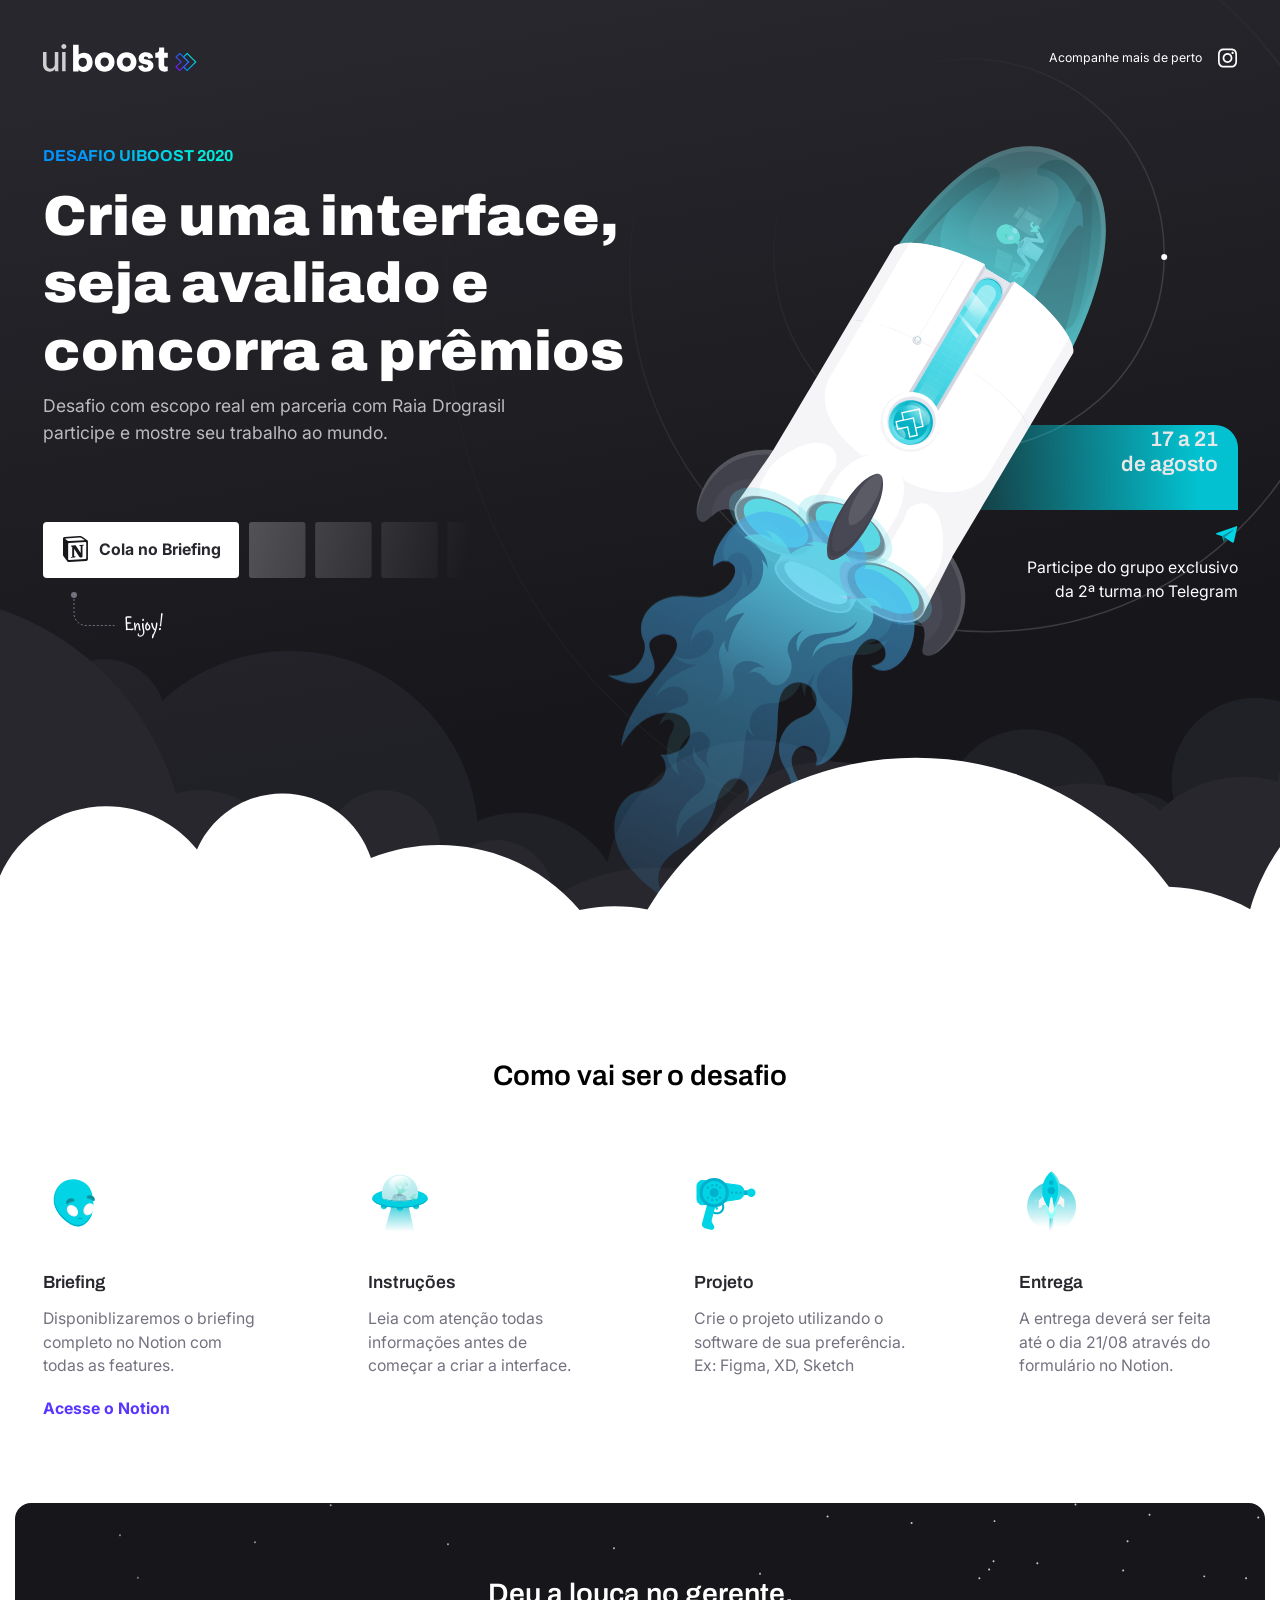
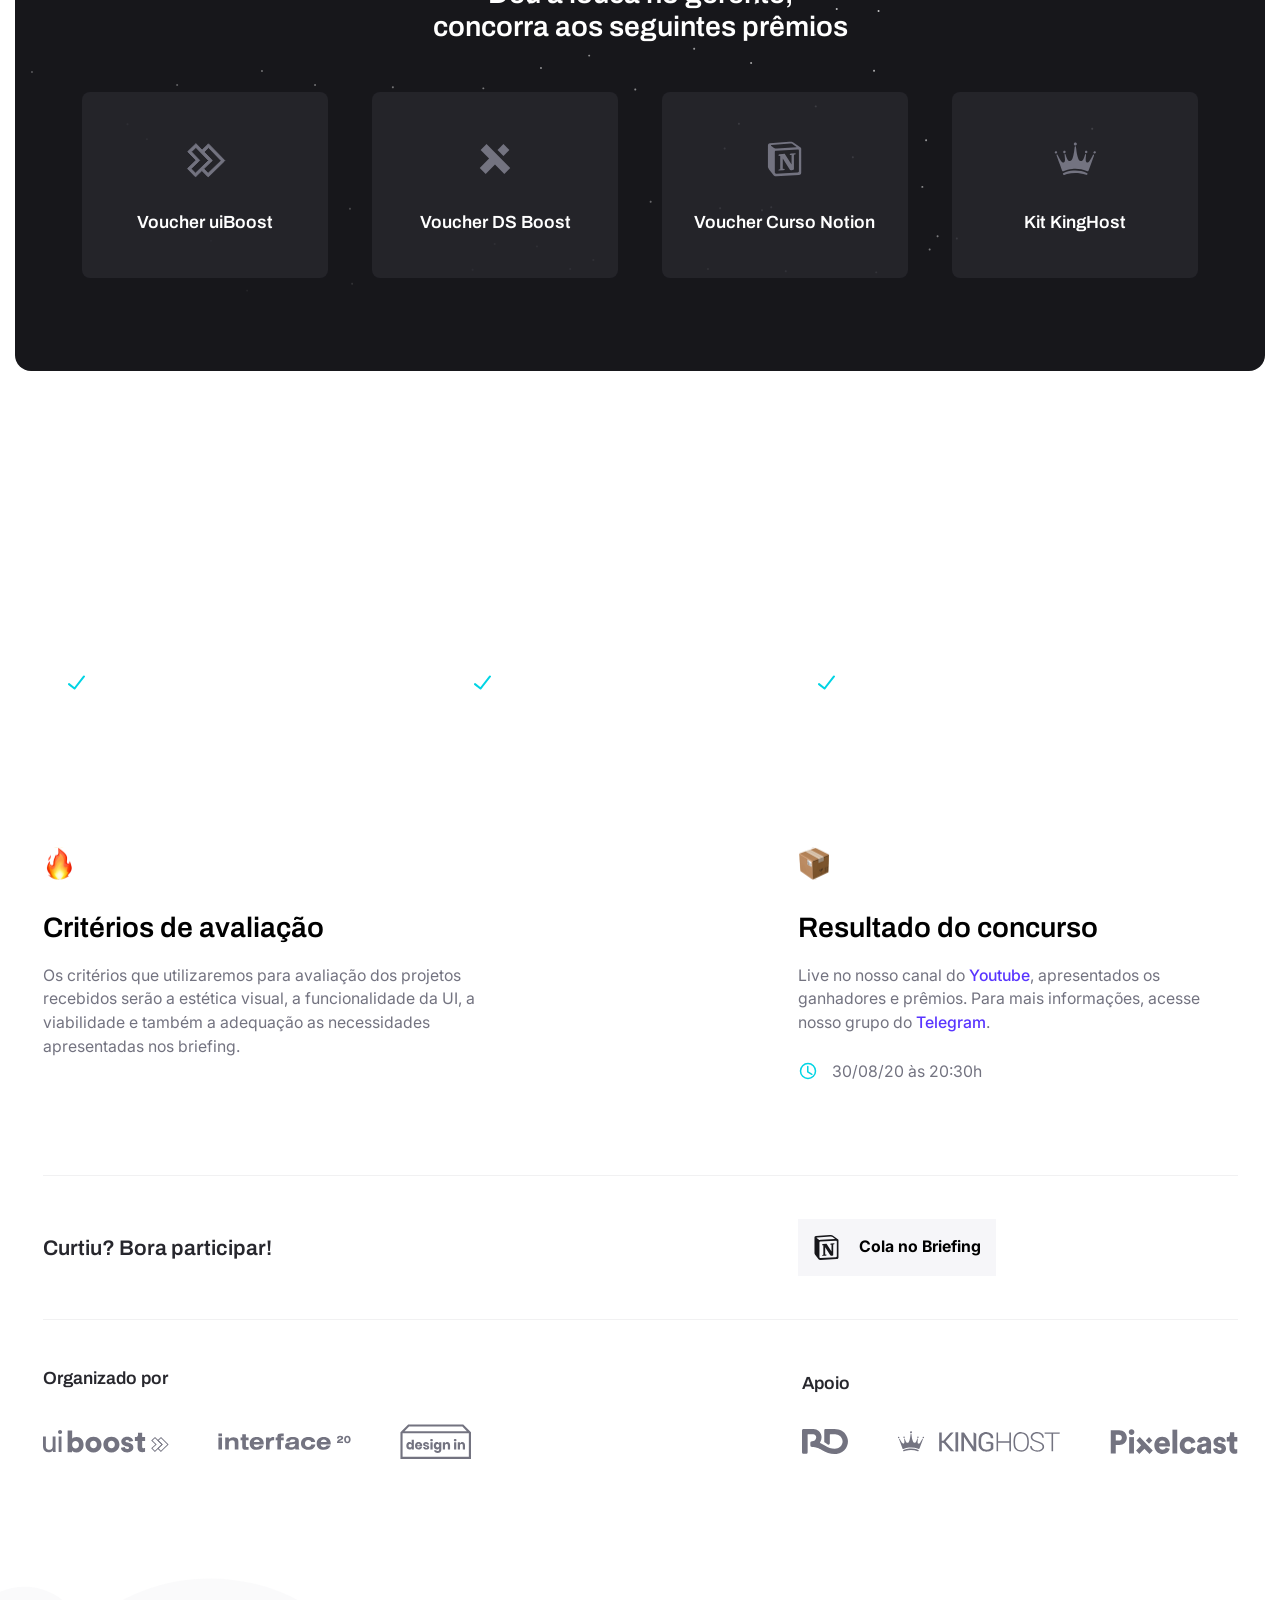
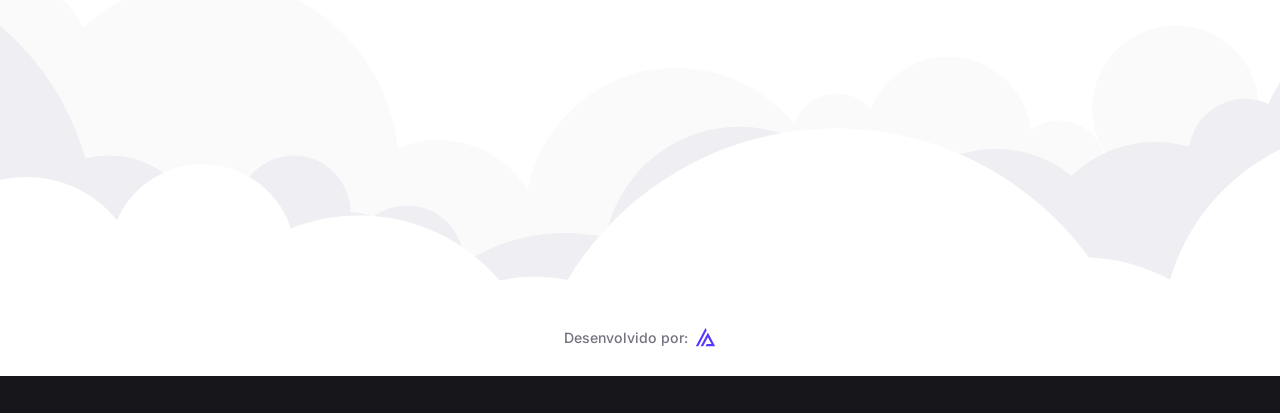
<file: index.html>
<!DOCTYPE html>
<html lang="pt-br">

<head>
    <meta charset="UTF-8">
    <meta http-equiv="X-UA-Compatible" content="IE=edge">
    <meta name="viewport" content="width=device-width, initial-scale=1.0">
    <link rel="stylesheet" href="./css/index.css">
    <title>UiBoost</title>
</head>

<body>

    <header>
        <div class="top container">
            <nav>
                <img class="logo" src="./assets/logo-uiboost-header.svg" alt="">
                <a href="">
                    <span>Acompanhe mais de perto</span>
                    <img src="assets/icon-instagram.svg" alt="">
                </a>
            </nav>
        </div>
    </header>

    <section id="hero">
        <div class="container">
            <div class="text">
                <span class="challenge">Desafio uiboost 2020</span>
                <h1>Crie uma interface, <br /> seja avaliado e <br /> concorra a prêmios</h1>
                <p>Desafio com escopo real em parceria com Raia Drograsil <br /> participe e mostre seu trabalho ao
                    mundo.</p>
                <div class="briefing">
                    <img class="enjoy" src="./assets/enjoy.svg" alt="">
                    <button class="btn-white">
                        <img src="./assets/briefing.svg" alt="">
                        Cola no Briefing
                    </button>
                    <img class="colors" src="assets/cta-effect.svg" alt="">
                </div>
            </div>
            <div class="image">
                <div class="space-circles">
                    <div id="circle-1">
                        <img src="./assets/circle-1.svg" alt="">
                        <div class="ellipse">
                            <span></span>
                        </div>
                    </div>
                    <div id="circle-2">
                        <img src="./assets/circle-2.svg" alt="">
                        <div class="ellipse">
                            <span></span>
                        </div>
                    </div>
                    <div id="circle-3">
                        <img src="./assets/circle-3.svg" alt="">
                        <div class="ellipse">
                            <span></span>
                        </div>
                    </div>
                </div>
                <img class="rocket" src="./assets/rocket.svg" alt="">
                <div class="info">
                    <div class="date">
                        <h3>17 a 21 <br /> de agosto</h3>
                    </div>
                    <img src="./assets/plane.svg" alt="">
                    <span>Participe do grupo exclusivo <br />da <span class="strong">2ª turma</span> no <span class="strong">Telegram</span></span>
                </div>
            </div>
        </div>

        <img id="cloud-1" src="./assets/cloud-3.svg" alt="">
        <img id="cloud-2" src="./assets/cloud-2.svg" alt="">
        <img id="cloud-3" src="./assets/cloud-1.svg" alt="">

    </section>

    <section id="challenge">
        <div class="container">
            <h2>Como vai ser o desafio</h2>
            <div class="items">
                <div class="item">
                    <img src="./assets/brief.svg" alt="">
                    <h4>Briefing</h4>
                    <p>Disponiblizaremos o briefing completo no Notion com todas as features.</p>
                    <div class="acess">
                        <a href="">Acesse o Notion</a>
                    </div>
                </div>
                <div class="item">
                    <img src="./assets/instructions.svg" alt="">
                    <h4>Instruções</h4>
                    <p>Leia com atenção todas informações antes de começar a criar a interface.</p>
                </div>
                <div class="item">
                    <img src="./assets/project.svg" alt="">
                    <h4>Projeto</h4>
                    <p>Crie o projeto utilizando o software de sua preferência. Ex: Figma, XD, Sketch</p>
                </div>
                <div class="item">
                    <img src="./assets/entrega.svg" alt="">
                    <h4>Entrega</h4>
                    <p>A entrega deverá ser feita até o dia 21/08 através do formulário no Notion.</p>
                </div>
            </div>
            
        </div>
    </section>

    <section id=awards>
        <div class="container">
            <div class="main">
                <h2>Deu a louca no gerente,<br /> concorra aos seguintes prêmios</h2>
                <div class="cards">
                    <div class="card">
                        <img src="./assets/icon-uiboost.svg" alt="">
                        <h4>Voucher uiBoost</h4>
                    </div>
                    <div class="card">
                        <img src="assets/icon-pixecalst.svg" alt="">
                        <h4>Voucher DS Boost</h4>
                    </div>
                    <div class="card">
                        <img src="assets/icon-notion.svg" alt="">
                        <h4>Voucher Curso Notion</h4>
                    </div>
                    <div class="card">
                        <img src="assets/icon-kinghost.svg" alt="">
                        <h4>Kit KingHost</h4>
                    </div>
                </div>
            </div>
        </div>
    </section>

    <section id="participate">
        <div class="container">
            <div class="box">
                <h2>Porque participar</h2>
                <p>Além de movimentar a comunidade UI/UX, o desafio te dá a oportunidade de participar de um banco de
                    talentos que está chamando a atenção de grandes empresas em busca de bons profissionais.</p>
                <ul>
                    <li>
                        <img src="./assets/check-icon.svg" alt="">
                        <p>Ganhe visibilidade e faça com que empresas vejam seus projetos</p>
                    </li>
                    <li>
                        <img src="./assets/check-icon.svg" alt="">
                        <p>Tenha trocas valiosas com outros profissionais da área </p>
                    </li>
                    <li>
                        <img src="./assets/check-icon.svg" alt="">
                        <p>Pratique e aprimore sua maneira de fazer design e de trabalhar</p>
                    </li>
                </ul>
            </div>
        </div>
    </section>

    <section id="about">
        <div class="container">
            <div class="item">
                <img src="assets/🔥.svg" alt="">
                <h2>Critérios de avaliação</h2>
                <p>Os critérios que utilizaremos para avaliação dos projetos recebidos serão a estética visual, a
                    funcionalidade da UI, a viabilidade e também a adequação as necessidades apresentadas nos briefing.
                </p>
            </div>
            <div class="item">
                <img src="assets/📦.svg" alt="">
                <h2>Resultado do concurso</h2>
                <p>Live no nosso canal do <a href="#">Youtube</a>, apresentados os ganhadores e prêmios. Para mais
                    informações, acesse nosso grupo do <a href="#">Telegram</a>.</p>
                <span>
                    <img src="assets/Alarm, Clock, Time.svg" alt="">
                    30/08/20 às 20:30h
                </span>
            </div>
        </div>
    </section>

    <footer>
        <div class="container">
            <div class="top">
                <div class="left">
                    <h3>Curtiu? Bora participar!</h3>
                </div>
                <div class="right">
                    <button>
                        <img src="assets/briefing.svg" alt="">
                        Cola no Briefing
                    </button>
                </div>
            </div>
            <div class="bottom">
                <div class="organizedBy">
                    <h4>Organizado por</h4>
                    <div class="images">
                        <img src="assets/logo-uiboost.svg" alt="">
                        <img src="assets/logo-interface20.svg" alt="">
                        <img src="assets/logo-designin.svg" alt="">
                    </div>
                </div>
                <div class="supportedBy">
                    <h4>Apoio</h4>
                    <div class="images">
                        <img src="assets/logo-rd.svg" alt="">
                        <img src="assets/logo-kinghost.svg" alt="">
                        <img src="assets/logo-pixelcast.svg" alt="">
                    </div>
                </div>
            </div>
        </div>
        <div id="clouds-footer">
            <img src="assets/clouds-bottom.svg" alt="" >
            <span>
                Desenvolvido por: 
                <img src="./assets/logo-insany.svg" alt="">
            </span>
        </div>
        
    </footer>
</body>

</html>
</file>
<file: css/index.css>
@import url("https://fonts.googleapis.com/css2?family=Archivo:wght@600;700;900&family=Inter:wght@400;500;700&display=swap");
* {
  margin: 0;
  padding: 0;
  -webkit-box-sizing: border-box;
          box-sizing: border-box;
  text-decoration: none;
  font-family: 'Inter', sans-serif;
}

html {
  font-size: 62.5%;
}

@media screen and (max-width: 1300px) {
  html {
    font-size: 55%;
  }
}

@media screen and (max-width: 991px) {
  html {
    font-size: 62.5%;
  }
}

html, body {
  overflow-x: hidden;
}

ul {
  list-style: none;
}

button {
  cursor: pointer;
  background-color: transparent;
}

h1, h2, h3, h4 {
  font-family: 'Archivo', sans-serif;
}

h1 {
  font-size: 6.4rem;
  font-weight: 900;
  color: #FFFFFF;
  line-height: 120%;
}

@media screen and (max-width: 991px) {
  h1 {
    font-size: 4.8rem;
  }
}

h2 {
  font-size: 3.2rem;
  font-weight: 600;
}

h3 {
  font-size: 2.4rem;
  font-weight: 600;
  line-height: 120%;
  color: #27272D;
}

h4 {
  font-size: 2.0rem;
  font-weight: 600;
  color: #27272D;
}

header {
  margin-top: 5rem;
  width: 100%;
  position: absolute;
  top: 0;
  z-index: 9999;
}

header nav {
  display: -webkit-box;
  display: -ms-flexbox;
  display: flex;
  -webkit-box-align: center;
      -ms-flex-align: center;
          align-items: center;
  -webkit-box-pack: justify;
      -ms-flex-pack: justify;
          justify-content: space-between;
}

header nav .logo {
  width: 100%;
  max-width: 17.5rem;
  height: 3.2rem;
}

header nav a {
  width: 100%;
  max-width: 21.4rem;
  height: 100%;
  font-size: 1.4rem;
  color: #FFF;
  line-height: 150%;
  display: -webkit-box;
  display: -ms-flexbox;
  display: flex;
  -webkit-box-align: center;
      -ms-flex-align: center;
          align-items: center;
  -webkit-box-pack: justify;
      -ms-flex-pack: justify;
          justify-content: space-between;
}

header nav a img {
  height: 20px;
  width: 20px;
}

@media screen and (max-width: 600px) {
  header nav {
    -webkit-box-align: end;
        -ms-flex-align: end;
            align-items: flex-end;
  }
  header nav a {
    width: unset;
    max-width: inherit;
  }
  header nav a span {
    display: none;
  }
}

#hero {
  position: relative;
  padding-top: 8.3rem;
  background: linear-gradient(169.86deg, #27272D 7.59%, rgba(39, 39, 45, 0) 68.32%), url(https://raw.githubusercontent.com/Hudsonhfreitas/UiBoost/ceaa1f9ab8285c795a08a323180c3e9080c574b5/assets/stars.svg) no-repeat;
}

#hero .container {
  margin-top: 8.3rem;
  display: -webkit-box;
  display: -ms-flexbox;
  display: flex;
}

#hero .container .text {
  position: relative;
  z-index: 10;
  width: 100%;
  max-width: 71.8rem;
}

#hero .container .text .challenge {
  font-size: 1.8rem;
  font-family: 'Archivo', sans-serif;
  text-transform: uppercase;
  line-height: 120%;
  font-weight: 700;
  background: linear-gradient(37.87deg, #0194FF 20.9%, #01EADA 78.55%);
  background-clip: text;
  -webkit-background-clip: text;
  -webkit-text-fill-color: transparent;
}

#hero .container .text h1 {
  margin-top: 2rem;
}

#hero .container .text p {
  font-size: 2rem;
  color: rgba(255, 255, 255, 0.7);
  line-height: 150%;
  margin-top: .9rem;
}

#hero .container .text .briefing {
  width: 100%;
  max-width: 59.9rem;
  height: 6.4rem;
  margin-top: 8.6rem;
  display: -webkit-box;
  display: -ms-flexbox;
  display: flex;
  position: relative;
  opacity: 1;
  z-index: 9;
}

#hero .container .text .briefing .enjoy {
  position: absolute;
  top: 8rem;
  left: 3.2rem;
}

#hero .container .text .briefing .btn-white {
  width: 100%;
  max-width: 22.3rem;
  background: #FFFF;
  border: none;
  border-radius: 4px;
  color: #27272D;
  display: -webkit-box;
  display: -ms-flexbox;
  display: flex;
  -webkit-box-align: center;
      -ms-flex-align: center;
          align-items: center;
  -webkit-box-pack: justify;
      -ms-flex-pack: justify;
          justify-content: space-between;
  font-weight: 700;
  font-size: 1.8rem;
  line-height: 150%;
  height: 100%;
  padding: 1.8rem 2rem 1.9rem 2.3rem;
  margin-right: 1.2rem;
}

#hero .container .text .briefing .colors {
  width: 100%;
  max-width: 36.4rem;
}

#hero .container .image {
  position: relative;
  height: 94.283rem;
  width: 100%;
  max-width: 75rem;
  margin-left: -25.8rem;
  pointer-events: none;
}

#hero .container .image .rocket {
  position: relative;
  width: 100%;
  max-width: 60.09rem;
  height: 94.283rem;
  z-index: 4;
}

#hero .container .image .info {
  position: absolute;
  width: 100%;
  max-width: 37rem;
  top: 31.7rem;
  right: 0;
  text-align: right;
  display: -webkit-box;
  display: -ms-flexbox;
  display: flex;
  -webkit-box-orient: vertical;
  -webkit-box-direction: normal;
      -ms-flex-direction: column;
          flex-direction: column;
}

#hero .container .image .info .date {
  background: linear-gradient(268.59deg, #01D4E4 12.6%, rgba(1, 148, 255, 0) 98.81%);
  opacity: 0.9;
  padding: 0.1rem 2.2rem 3.8rem 0;
  border-radius: 0 23px 0 0;
  z-index: 1;
}

#hero .container .image .info .date h3 {
  color: #FFFF;
}

#hero .container .image .info img {
  -ms-flex-item-align: end;
      align-self: flex-end;
  margin-top: 1.8rem;
  width: 2.417rem;
  height: 2rem;
}

#hero .container .image .info span {
  margin-top: 1.4rem;
  font-size: 1.8rem;
  line-height: 150%;
  color: #FFFF;
}

#hero .container .image .space-circles {
  position: absolute;
  width: 1138px;
  height: 1138px;
  bottom: 12.3rem;
  left: -15.1rem;
}

#hero .container .image .space-circles #circle-1, #hero .container .image .space-circles #circle-2, #hero .container .image .space-circles #circle-3 {
  position: absolute;
  display: -webkit-box;
  display: -ms-flexbox;
  display: flex;
  -webkit-box-align: center;
      -ms-flex-align: center;
          align-items: center;
  -webkit-box-pack: center;
      -ms-flex-pack: center;
          justify-content: center;
}

#hero .container .image .space-circles #circle-1 .ellipse, #hero .container .image .space-circles #circle-2 .ellipse, #hero .container .image .space-circles #circle-3 .ellipse {
  position: relative;
}

#hero .container .image .space-circles #circle-1 .ellipse span, #hero .container .image .space-circles #circle-2 .ellipse span, #hero .container .image .space-circles #circle-3 .ellipse span {
  position: absolute;
  width: 6px;
  height: 6px;
  background: white;
  pointer-events: all;
  border-radius: 50%;
  -webkit-transform: translateX(-80%);
          transform: translateX(-80%);
}

#hero .container .image .space-circles #circle-1 .ellipse span::after, #hero .container .image .space-circles #circle-2 .ellipse span::after, #hero .container .image .space-circles #circle-3 .ellipse span::after {
  content: '';
  position: absolute;
  width: 0px;
  height: 0px;
  border: 1px solid rgba(16, 143, 155, 0.8);
  top: 50%;
  left: 50%;
  -webkit-transform: translate(-50%, -50%);
          transform: translate(-50%, -50%);
  border-radius: 50%;
  opacity: 0;
  -webkit-animation: planet 3s infinite alternate;
          animation: planet 3s infinite alternate;
}

#hero .container .image .space-circles #circle-1 .ellipse span:hover, #hero .container .image .space-circles #circle-2 .ellipse span:hover, #hero .container .image .space-circles #circle-3 .ellipse span:hover {
  width: 10px;
  height: 10px;
}

#hero .container .image .space-circles #circle-1 .ellipse span:hover::after, #hero .container .image .space-circles #circle-2 .ellipse span:hover::after, #hero .container .image .space-circles #circle-3 .ellipse span:hover::after {
  width: 28px;
  height: 28px;
  opacity: 1;
}

#hero .container .image .space-circles #circle-1 {
  -webkit-animation: rotating 30s linear infinite;
          animation: rotating 30s linear infinite;
}

#hero .container .image .space-circles #circle-1 img {
  -webkit-transform: rotate(175deg);
          transform: rotate(175deg);
  opacity: 0.3;
}

#hero .container .image .space-circles #circle-2 {
  top: 21rem;
  left: 21rem;
  -webkit-animation: rotating-reverse 20s linear infinite;
          animation: rotating-reverse 20s linear infinite;
}

#hero .container .image .space-circles #circle-2 img {
  -webkit-transform: rotate(150deg);
          transform: rotate(150deg);
}

#hero .container .image .space-circles #circle-3 {
  top: 37.3rem;
  left: 37.3rem;
  -webkit-animation: rotating 15s linear infinite;
          animation: rotating 15s linear infinite;
}

#hero .container .image .space-circles #circle-3 img {
  -webkit-transform: rotate(160deg);
          transform: rotate(160deg);
}

#hero #cloud-1, #hero #cloud-2, #hero #cloud-3 {
  position: absolute;
}

#hero #cloud-1 {
  width: 1295.52px;
  height: 392.57px;
  bottom: -7.7rem;
  z-index: 1;
  left: 50%;
  -webkit-transform: translateX(calc(-50% + 51px));
          transform: translateX(calc(-50% + 51px));
  -webkit-animation: move 8s ease-out infinite;
          animation: move 8s ease-out infinite;
}

#hero #cloud-2 {
  width: 1951.31px;
  height: 645.03px;
  bottom: -30rem;
  left: 50%;
  -webkit-transform: translateX(-50%);
          transform: translateX(-50%);
  right: 0;
  z-index: 3;
  -webkit-animation: move 5s 2s ease-out infinite;
          animation: move 5s 2s ease-out infinite;
}

#hero #cloud-3 {
  width: 2061px;
  height: 662.03px;
  bottom: -35.2rem;
  left: 50%;
  -webkit-transform: translateX(-50%);
          transform: translateX(-50%);
  right: 0;
  z-index: 4;
}

@media screen and (max-width: 1300px) {
  #hero .container {
    -webkit-box-pack: justify;
        -ms-flex-pack: justify;
            justify-content: space-between;
  }
}

@media screen and (max-width: 991px) {
  #hero {
    padding-top: 9.6rem;
  }
  #hero .container {
    -webkit-box-orient: vertical;
    -webkit-box-direction: normal;
        -ms-flex-direction: column;
            flex-direction: column;
    -webkit-box-align: center;
        -ms-flex-align: center;
            align-items: center;
    -webkit-box-pack: center;
        -ms-flex-pack: center;
            justify-content: center;
  }
  #hero .container .text {
    text-align: center;
  }
  #hero .container .text h1 {
    margin-top: 1.6rem;
  }
  #hero .container .text p {
    margin-top: 3.2rem;
  }
  #hero .container .text .briefing {
    margin-top: 5.6rem;
    max-width: unset;
    display: -webkit-box;
    display: -ms-flexbox;
    display: flex;
    -webkit-box-pack: center;
        -ms-flex-pack: center;
            justify-content: center;
    -webkit-box-align: center;
        -ms-flex-align: center;
            align-items: center;
  }
  #hero .container .text .briefing .enjoy,
  #hero .container .text .briefing .colors {
    display: none;
  }
  #hero .container .text .briefing .btn-white {
    max-width: 24.9rem;
    margin-right: 0;
  }
  #hero .container .image {
    margin-top: 7.5rem;
    margin-left: 0;
    max-width: 100%;
    height: 67.39rem;
    display: -webkit-box;
    display: -ms-flexbox;
    display: flex;
  }
  #hero .container .image .rocket {
    width: 100%;
    height: 100%;
    min-width: 100%;
    -webkit-transform: translateX(-30px);
            transform: translateX(-30px);
  }
  #hero .container .image .info {
    width: 37rem;
    top: 26.5rem;
    right: calc(8rem - 30px);
  }
  #hero .container .image .info .date {
    padding: 2.015rem 3.2rem 1.885rem 0;
  }
  #hero .container .image .info img {
    margin-top: 5.2rem;
  }
  #hero .container .image .space-circles {
    bottom: -14rem;
    left: 50%;
    -webkit-transform: translateX(-50%);
            transform: translateX(-50%);
  }
  #hero #cloud-1 {
    height: 331.41px;
    width: unset;
    left: -14rem;
    -webkit-transform: unset;
            transform: unset;
    bottom: -16rem;
    -webkit-animation: unset;
            animation: unset;
  }
  #hero #cloud-2 {
    height: 545px;
    bottom: -34rem;
    left: -63rem;
    -webkit-transform: unset;
            transform: unset;
    -webkit-animation: unset;
            animation: unset;
    color: white;
  }
  #hero #cloud-3 {
    height: 559px;
    left: -68rem;
    bottom: -39rem;
    -webkit-transform: unset;
            transform: unset;
  }
}

@media screen and (max-width: 600px) {
  #hero {
    background-position: center;
  }
  #hero .container {
    margin-top: 7.2rem;
  }
  #hero .container .text .challenge {
    font-size: 1.6rem;
  }
  #hero .container .text h1 {
    font-size: 3rem;
  }
  #hero .container .text h1 br {
    display: none;
  }
  #hero .container .text p {
    margin-top: 2.4rem;
    font-size: 1.8rem;
  }
  #hero .container .text p br {
    display: none;
  }
  #hero .container .text .briefing {
    margin-top: 4rem;
  }
  #hero .container .text .briefing .btn-white {
    max-width: 22.3rem;
  }
  #hero .container .text .briefing .btn-white img {
    width: 20px;
    height: 20px;
  }
  #hero .container .image {
    margin-top: 6rem;
    max-width: 296px;
  }
  #hero .container .image .space-circles {
    bottom: 20rem;
    width: 682px;
    height: 682px;
    left: -75%;
    -webkit-transform: unset;
            transform: unset;
  }
  #hero .container .image .space-circles #circle-1 img {
    width: 682px;
    height: 682px;
  }
  #hero .container .image .space-circles #circle-2 {
    top: 16.4rem;
    left: 16.4rem;
  }
  #hero .container .image .space-circles #circle-2 img {
    width: 430.33px;
    height: 430.33px;
  }
  #hero .container .image .space-circles #circle-3 {
    top: 24.7rem;
    left: 24.7rem;
  }
  #hero .container .image .space-circles #circle-3 img {
    width: 234.94px;
    height: 234.94px;
  }
  #hero .container .image .rocket {
    width: 100%;
    height: 463px;
  }
  #hero .container .image .info {
    width: 100%;
    max-width: 22.2rem;
    display: -webkit-box;
    display: -ms-flexbox;
    display: flex;
    -webkit-box-orient: vertical;
    -webkit-box-direction: normal;
        -ms-flex-direction: column;
            flex-direction: column;
    -webkit-box-align: center;
        -ms-flex-align: center;
            align-items: center;
    -webkit-box-pack: center;
        -ms-flex-pack: center;
            justify-content: center;
    top: unset;
    bottom: 8.5rem;
    left: 50%;
    -webkit-transform: translateX(-50%);
            transform: translateX(-50%);
  }
  #hero .container .image .info .date {
    background: none;
    border-radius: 0;
    padding: 0;
    text-align: center;
  }
  #hero .container .image .info img {
    margin-top: 4.2rem;
    -ms-flex-item-align: center;
        -ms-grid-row-align: center;
        align-self: center;
  }
  #hero .container .image .info span {
    text-align: center;
    font-size: 1.6rem;
  }
  #hero .container .image .info span br {
    display: none;
  }
  #hero .container .image .info span .strong {
    font-weight: 700;
  }
  #hero #cloud-1 {
    bottom: -20rem;
    left: -19rem;
  }
  #hero #cloud-2 {
    bottom: -38rem;
  }
  #hero #cloud-3 {
    bottom: -42rem;
  }
}

@media screen and (max-width: 480px) {
  #hero #cloud-1 {
    left: -24rem;
  }
  #hero #cloud-2 {
    left: -68rem;
  }
  #hero #cloud-3 {
    left: -74rem;
  }
}

@-webkit-keyframes rotating {
  0% {
    -webkit-transform: rotate(0deg);
            transform: rotate(0deg);
  }
  100% {
    -webkit-transform: rotate(360deg);
            transform: rotate(360deg);
  }
}

@keyframes rotating {
  0% {
    -webkit-transform: rotate(0deg);
            transform: rotate(0deg);
  }
  100% {
    -webkit-transform: rotate(360deg);
            transform: rotate(360deg);
  }
}

@-webkit-keyframes rotating-reverse {
  0% {
    -webkit-transform: rotate(0deg);
            transform: rotate(0deg);
  }
  100% {
    -webkit-transform: rotate(-360deg);
            transform: rotate(-360deg);
  }
}

@keyframes rotating-reverse {
  0% {
    -webkit-transform: rotate(0deg);
            transform: rotate(0deg);
  }
  100% {
    -webkit-transform: rotate(-360deg);
            transform: rotate(-360deg);
  }
}

@-webkit-keyframes move {
  0% {
    left: 50%;
  }
  50% {
    left: calc(50% + 40px);
  }
  100% {
    left: 50%;
  }
}

@keyframes move {
  0% {
    left: 50%;
  }
  50% {
    left: calc(50% + 40px);
  }
  100% {
    left: 50%;
  }
}

@-webkit-keyframes planet {
  to {
    width: 28px;
    height: 28px;
    opacity: 1;
  }
}

@keyframes planet {
  to {
    width: 28px;
    height: 28px;
    opacity: 1;
  }
}

#challenge {
  position: relative;
  z-index: 5;
  padding: 9.6rem 0;
  background: #FFFF;
}

#challenge .container {
  display: -webkit-box;
  display: -ms-flexbox;
  display: flex;
  -webkit-box-orient: vertical;
  -webkit-box-direction: normal;
      -ms-flex-direction: column;
          flex-direction: column;
  -webkit-box-align: center;
      -ms-flex-align: center;
          align-items: center;
}

#challenge .container .items {
  display: -webkit-box;
  display: -ms-flexbox;
  display: flex;
  -webkit-box-align: start;
      -ms-flex-align: start;
          align-items: flex-start;
  -webkit-box-pack: justify;
      -ms-flex-pack: justify;
          justify-content: space-between;
  -ms-flex-wrap: wrap;
      flex-wrap: wrap;
  margin-top: 9rem;
  width: 100%;
}

#challenge .container .items .item {
  width: 100%;
  max-width: 24.8rem;
}

#challenge .container .items .item h4 {
  line-height: 2.4rem;
  margin-top: 4rem;
}

#challenge .container .items .item p {
  margin-top: 1.6rem;
  font-size: 1.8rem;
  line-height: 150%;
  color: #737380;
}

#challenge .container .acess {
  margin-top: 2.4rem;
  -ms-flex-item-align: start;
      align-self: flex-start;
}

#challenge .container .acess a {
  font-size: 1.8rem;
  font-weight: 700;
  color: #5935FF;
}

@media screen and (max-width: 991px) {
  #challenge {
    padding: 0;
    padding-bottom: 12rem;
    margin-top: 15rem;
  }
  #challenge .container .items {
    margin-top: 0;
    padding: 0 4.8rem;
  }
  #challenge .container .items .item {
    max-width: 24.8rem;
    margin-top: 8rem;
    text-align: center;
  }
}

@media screen and (max-width: 660px) {
  #challenge .container .items {
    padding: 0;
  }
}

@media screen and (max-width: 600px) {
  #challenge {
    margin-top: 18rem;
    padding-bottom: 7.2rem;
  }
  #challenge .container h2 {
    font-size: 2.4rem;
    max-width: 14.4rem;
    text-align: center;
  }
  #challenge .container .items {
    -webkit-box-pack: center;
        -ms-flex-pack: center;
            justify-content: center;
  }
  #challenge .container .items .item {
    margin-top: 5.6rem;
  }
  #challenge .container .items .item h4 {
    margin-top: 2.4rem;
  }
  #challenge .container .items .item p {
    margin-top: .8rem;
  }
}

#awards {
  background: #FFFF;
  width: 100%;
}

#awards .container {
  max-width: 1368px;
  padding: 0 15px;
}

#awards .container .main {
  background: url("../../assets/stars2.svg") no-repeat top, #17171B;
  padding: 8.4rem 7.6rem 10.6rem 7.6rem;
  border-radius: 16px;
}

#awards .container .main h2 {
  color: #FFFF;
  text-align: center;
  line-height: 120%;
}

#awards .container .main .cards {
  display: -webkit-box;
  display: -ms-flexbox;
  display: flex;
  -webkit-box-align: center;
      -ms-flex-align: center;
          align-items: center;
  -webkit-box-pack: justify;
      -ms-flex-pack: justify;
          justify-content: space-between;
  -ms-flex-wrap: wrap;
      flex-wrap: wrap;
}

#awards .container .main .cards .card {
  display: -webkit-box;
  display: -ms-flexbox;
  display: flex;
  -webkit-box-align: center;
      -ms-flex-align: center;
          align-items: center;
  -webkit-box-pack: center;
      -ms-flex-pack: center;
          justify-content: center;
  margin-top: 5.5rem;
  width: 100%;
  max-width: 28rem;
  height: 21.1rem;
  display: flex;
  -webkit-box-orient: vertical;
  -webkit-box-direction: normal;
      -ms-flex-direction: column;
          flex-direction: column;
  align-items: center;
  background: rgba(39, 39, 45, 0.8);
  border-radius: 8px;
}

#awards .container .main .cards .card img {
  width: 4.8rem;
  height: 4.8rem;
}

#awards .container .main .cards .card h4 {
  margin-top: 3.6rem;
  color: #FFFF;
  line-height: 120%;
}

@media screen and (max-width: 768px) {
  #awards .container .main .cards {
    gap: 2.4rem;
    margin-top: 8rem;
    -webkit-box-pack: center;
        -ms-flex-pack: center;
            justify-content: center;
  }
  #awards .container .main .cards .card {
    margin-top: 0;
  }
  #awards .container .main .cards .card h4 {
    margin-top: 3.2rem;
  }
}

@media screen and (max-width: 600px) {
  #awards .container {
    z-index: 2;
    position: relative;
    padding: 0 19px;
  }
  #awards .container .main {
    display: -webkit-box;
    display: -ms-flexbox;
    display: flex;
    -webkit-box-orient: vertical;
    -webkit-box-direction: normal;
        -ms-flex-direction: column;
            flex-direction: column;
    -webkit-box-align: center;
        -ms-flex-align: center;
            align-items: center;
    padding: 4.8rem 2.9rem 8.6rem 2.8rem;
  }
  #awards .container .main h2 {
    font-size: 2.4rem;
    width: 100%;
    max-width: 24.8rem;
  }
  #awards .container .main h2 br {
    display: none;
  }
  #awards .container .main .cards {
    margin-top: 4rem;
  }
  #awards .container .main .cards .card {
    height: 19rem;
  }
  #awards .container .main .cards .card h4 {
    margin-top: 2.4rem;
  }
}

#participate {
  background: #FFFF;
}

#participate .container {
  max-width: 1302px;
  display: -webkit-box;
  display: -ms-flexbox;
  display: flex;
  -webkit-box-align: center;
      -ms-flex-align: center;
          align-items: center;
  -webkit-box-pack: center;
      -ms-flex-pack: center;
          justify-content: center;
}

#participate .container .box {
  width: 100%;
  padding: 8rem 4.3rem 9.6rem 4.3rem;
  background: url(https://raw.githubusercontent.com/Hudsonhfreitas/UiBoost/4d74a8e260c5122c94c96f19a676abe6dbd88d87/assets/bg-porque_participar.svg) no-repeat;
  height: 42.9rem;
  border-radius: 0 0 16px 16px;
  color: #FFFF;
  display: -webkit-box;
  display: -ms-flexbox;
  display: flex;
  -webkit-box-orient: vertical;
  -webkit-box-direction: normal;
      -ms-flex-direction: column;
          flex-direction: column;
  -webkit-box-align: center;
      -ms-flex-align: center;
          align-items: center;
}

#participate .container .box p {
  margin-top: 2.4rem;
  font-size: 18px;
  line-height: 150%;
  width: 100%;
  max-width: 86.4rem;
}

#participate .container .box ul {
  display: -webkit-box;
  display: -ms-flexbox;
  display: flex;
  margin-top: 8.3rem;
}

#participate .container .box ul li {
  display: -webkit-box;
  display: -ms-flexbox;
  display: flex;
}

#participate .container .box ul li p {
  font-weight: 500;
  font-size: 1.8rem;
  line-height: 150%;
  margin-left: 2.4rem;
}

@media screen and (max-width: 991px) {
  #participate .container .box {
    background-size: cover;
    background-position: top;
    height: 70.4rem;
    text-align: center;
    padding: 8rem 4.1rem 8rem 4.1rem;
  }
  #participate .container .box ul {
    -webkit-box-orient: vertical;
    -webkit-box-direction: normal;
        -ms-flex-direction: column;
            flex-direction: column;
    margin-top: 6.4rem;
    text-align: center;
  }
  #participate .container .box ul li {
    display: -webkit-box;
    display: -ms-flexbox;
    display: flex;
    -webkit-box-orient: vertical;
    -webkit-box-direction: normal;
        -ms-flex-direction: column;
            flex-direction: column;
    -webkit-box-align: center;
        -ms-flex-align: center;
            align-items: center;
    width: 100%;
    max-width: 34.5rem;
  }
  #participate .container .box ul li:not(:first-child) {
    margin-top: 4.8rem;
  }
  #participate .container .box ul li img {
    width: 15px;
    height: 12px;
  }
  #participate .container .box ul li p {
    margin-left: 0;
    margin-top: 1.6rem;
  }
}

@media screen and (max-width: 560px) {
  #participate .container .box {
    height: 100%;
    width: 100%;
    padding: 5.7rem 4.3rem;
    background: url(https://raw.githubusercontent.com/Hudsonhfreitas/UiBoost/4514815e89aaf38688466d1459a0390df90f0419/assets/circle-mobile.svg), #5935ff;
    background-size: cover;
    margin-top: -10px;
    z-index: 1;
  }
  #participate .container .box h2 {
    font-size: 2.4rem;
  }
  #participate .container .box p {
    font-size: 1.6rem;
  }
  #participate .container .box ul {
    margin-top: 4.1rem;
  }
  #participate .container .box ul li {
    -webkit-box-orient: horizontal;
    -webkit-box-direction: normal;
        -ms-flex-direction: row;
            flex-direction: row;
  }
  #participate .container .box ul li:not(:first-child) {
    margin-top: 2.3rem;
  }
  #participate .container .box ul li p {
    font-size: 1.6rem;
    text-align: left;
    margin-left: 1.6rem;
    margin-top: 0;
  }
}

#about {
  background: #FFFF;
  padding: 10.4rem 0;
}

#about .container {
  display: -webkit-box;
  display: -ms-flexbox;
  display: flex;
  -webkit-box-pack: justify;
      -ms-flex-pack: justify;
          justify-content: space-between;
}

#about .container .item {
  width: 100%;
  max-width: 49.9rem;
}

#about .container .item img {
  width: 32px;
  height: 48px;
}

#about .container .item h2 {
  margin-top: 2.4rem;
}

#about .container .item p, #about .container .item span {
  font-size: 1.8rem;
  line-height: 150%;
  margin-top: 2.4rem;
  color: #737380;
}

#about .container .item a {
  color: #5935FF;
  font-weight: 500;
}

#about .container .item span {
  display: -webkit-box;
  display: -ms-flexbox;
  display: flex;
  -webkit-box-align: center;
      -ms-flex-align: center;
          align-items: center;
  -webkit-box-pack: start;
      -ms-flex-pack: start;
          justify-content: flex-start;
  margin-top: 2.8rem;
}

#about .container .item span img {
  width: 20px;
  height: 20px;
  margin-right: 1.6rem;
}

@media screen and (max-width: 991px) {
  #about {
    padding: 9.6rem 12.9rem;
  }
  #about .container {
    -webkit-box-orient: vertical;
    -webkit-box-direction: normal;
        -ms-flex-direction: column;
            flex-direction: column;
    -webkit-box-align: center;
        -ms-flex-align: center;
            align-items: center;
  }
  #about .container .item {
    text-align: center;
  }
  #about .container .item:not(:first-child) {
    margin-top: 6.4rem;
  }
  #about .container .item span {
    -webkit-box-pack: center;
        -ms-flex-pack: center;
            justify-content: center;
    margin-top: 2.4rem;
  }
  #about .container .item span img {
    margin-right: 1.85rem;
  }
}

@media screen and (max-width: 600px) {
  #about {
    padding: 7.2rem 0;
  }
  #about .container .item h2 {
    font-size: 2.4rem;
  }
  #about .container .item p {
    font-size: 1.6rem;
    margin-top: 2rem;
  }
  #about .container .item span {
    font-size: 1.6rem;
  }
  #about .container .item span img {
    margin-right: 1.1rem;
  }
  #about .container .item:not(:first-child) {
    margin-top: 5.6rem;
  }
}

footer {
  background: #FFFF;
}

footer .container .top {
  padding: 4.9rem 0;
  border-top: 1.5px solid rgba(115, 115, 128, 0.1);
  border-bottom: 1.5px solid rgba(115, 115, 128, 0.1);
  display: -webkit-box;
  display: -ms-flexbox;
  display: flex;
  -webkit-box-pack: justify;
      -ms-flex-pack: justify;
          justify-content: space-between;
  -webkit-box-align: center;
      -ms-flex-align: center;
          align-items: center;
}

footer .container .top .left, footer .container .top .right {
  width: 100%;
  max-width: 49.9rem;
}

footer .container .top .right button {
  width: 100%;
  max-width: 22.5rem;
  padding: 1.8rem;
  background: #F6F6F9;
  border: none;
  font-weight: 700;
  font-size: 1.8rem;
  line-height: 150%;
  display: -webkit-box;
  display: -ms-flexbox;
  display: flex;
  -webkit-box-pack: justify;
      -ms-flex-pack: justify;
          justify-content: space-between;
  -webkit-box-align: center;
      -ms-flex-align: center;
          align-items: center;
}

footer .container .top .right button img {
  width: 25px;
  height: 25px;
}

footer .container .bottom {
  padding: 5.6rem  0 8.5rem 0;
  display: -webkit-box;
  display: -ms-flexbox;
  display: flex;
  -webkit-box-align: center;
      -ms-flex-align: center;
          align-items: center;
  -webkit-box-pack: justify;
      -ms-flex-pack: justify;
          justify-content: space-between;
}

footer .container .bottom .organizedBy {
  width: 100%;
  max-width: 48.7rem;
}

footer .container .bottom .organizedBy img {
  width: 100%;
}

footer .container .bottom .organizedBy img:nth-child(1) {
  max-width: 14.4rem;
}

footer .container .bottom .organizedBy img:nth-child(2) {
  max-width: 15.1rem;
}

footer .container .bottom .organizedBy img:nth-child(3) {
  max-width: 8.1rem;
}

footer .container .bottom .supportedBy {
  width: 100%;
  max-width: 49.5rem;
}

footer .container .bottom .supportedBy img {
  width: 100%;
}

footer .container .bottom .supportedBy img:nth-child(1) {
  max-width: 5.19rem;
}

footer .container .bottom .supportedBy img:nth-child(2) {
  max-width: 18.5rem;
}

footer .container .bottom .supportedBy img:nth-child(3) {
  max-width: 14.5rem;
}

footer .container .bottom .organizedBy .images, footer .container .bottom .supportedBy .images {
  margin-top: 4.1rem;
  display: -webkit-box;
  display: -ms-flexbox;
  display: flex;
  -webkit-box-align: center;
      -ms-flex-align: center;
          align-items: center;
  -webkit-box-pack: justify;
      -ms-flex-pack: justify;
          justify-content: space-between;
}

footer #clouds-footer {
  position: relative;
  background: #FFFF;
}

footer #clouds-footer img {
  width: 100%;
}

footer #clouds-footer span {
  color: #737380;
  font-weight: 500;
  font-size: 1.6rem;
  line-height: 150%;
  position: absolute;
  bottom: 4.8rem;
  left: 50%;
  -webkit-transform: translateX(-50%);
          transform: translateX(-50%);
  display: -webkit-box;
  display: -ms-flexbox;
  display: flex;
  -webkit-box-align: center;
      -ms-flex-align: center;
          align-items: center;
}

footer #clouds-footer span img {
  width: 20px;
  height: 18.33px;
  margin-left: 0.8rem;
}

@media screen and (max-width: 1300px) {
  footer #clouds-footer {
    position: relative;
    height: 50.3rem;
  }
  footer #clouds-footer > img {
    min-width: 1920px;
    left: -400px;
    position: absolute;
    top: 0;
  }
  footer #clouds-footer span {
    bottom: 3.2rem;
  }
}

@media screen and (max-width: 991px) {
  footer .container .top {
    -webkit-box-orient: vertical;
    -webkit-box-direction: normal;
        -ms-flex-direction: column;
            flex-direction: column;
    -webkit-box-pack: center;
        -ms-flex-pack: center;
            justify-content: center;
    padding: 6.4rem 0;
  }
  footer .container .top .left, footer .container .top .right {
    width: unset;
    max-width: unset;
  }
  footer .container .top .right {
    margin-top: 3.2rem;
  }
  footer .container .top .right button {
    width: 22.5rem;
  }
  footer .container .bottom {
    padding: 7.1rem  0 7.2rem 0;
    -webkit-box-orient: vertical;
    -webkit-box-direction: normal;
        -ms-flex-direction: column;
            flex-direction: column;
    -webkit-box-pack: center;
        -ms-flex-pack: center;
            justify-content: center;
    text-align: center;
  }
  footer .container .bottom .supportedBy {
    margin-top: 7.415rem;
  }
  footer #clouds-footer > img {
    left: -500px;
  }
}

@media screen and (max-width: 600px) {
  footer .container .top {
    padding: 4.8rem 0;
  }
  footer .container .top .right {
    margin-top: 2.1rem;
  }
  footer .container .top .right button {
    width: 22.5rem;
    font-size: 1.6rem;
    padding: 1.6rem 3.4rem;
  }
  footer .container .top .right button img {
    width: 20px;
    height: 20px;
  }
  footer .container .bottom {
    padding: 5.6rem 0;
  }
  footer .container .bottom .organizedBy .images, footer .container .bottom .supportedBy .images {
    margin-top: 3.8rem;
    -webkit-box-orient: vertical;
    -webkit-box-direction: normal;
        -ms-flex-direction: column;
            flex-direction: column;
  }
  footer .container .bottom .organizedBy .images img:not(:first-child), footer .container .bottom .supportedBy .images img:not(:first-child) {
    margin-top: 5.6rem;
  }
}

body {
  background-color: #17171B;
}

.container {
  width: 100%;
  max-width: 1255px;
  margin: 0 auto;
  padding: 0 30px;
}

@media screen and (max-width: 600px) {
  .container {
    padding: 0 19px;
  }
}
/*# sourceMappingURL=index.css.map */
</file>
